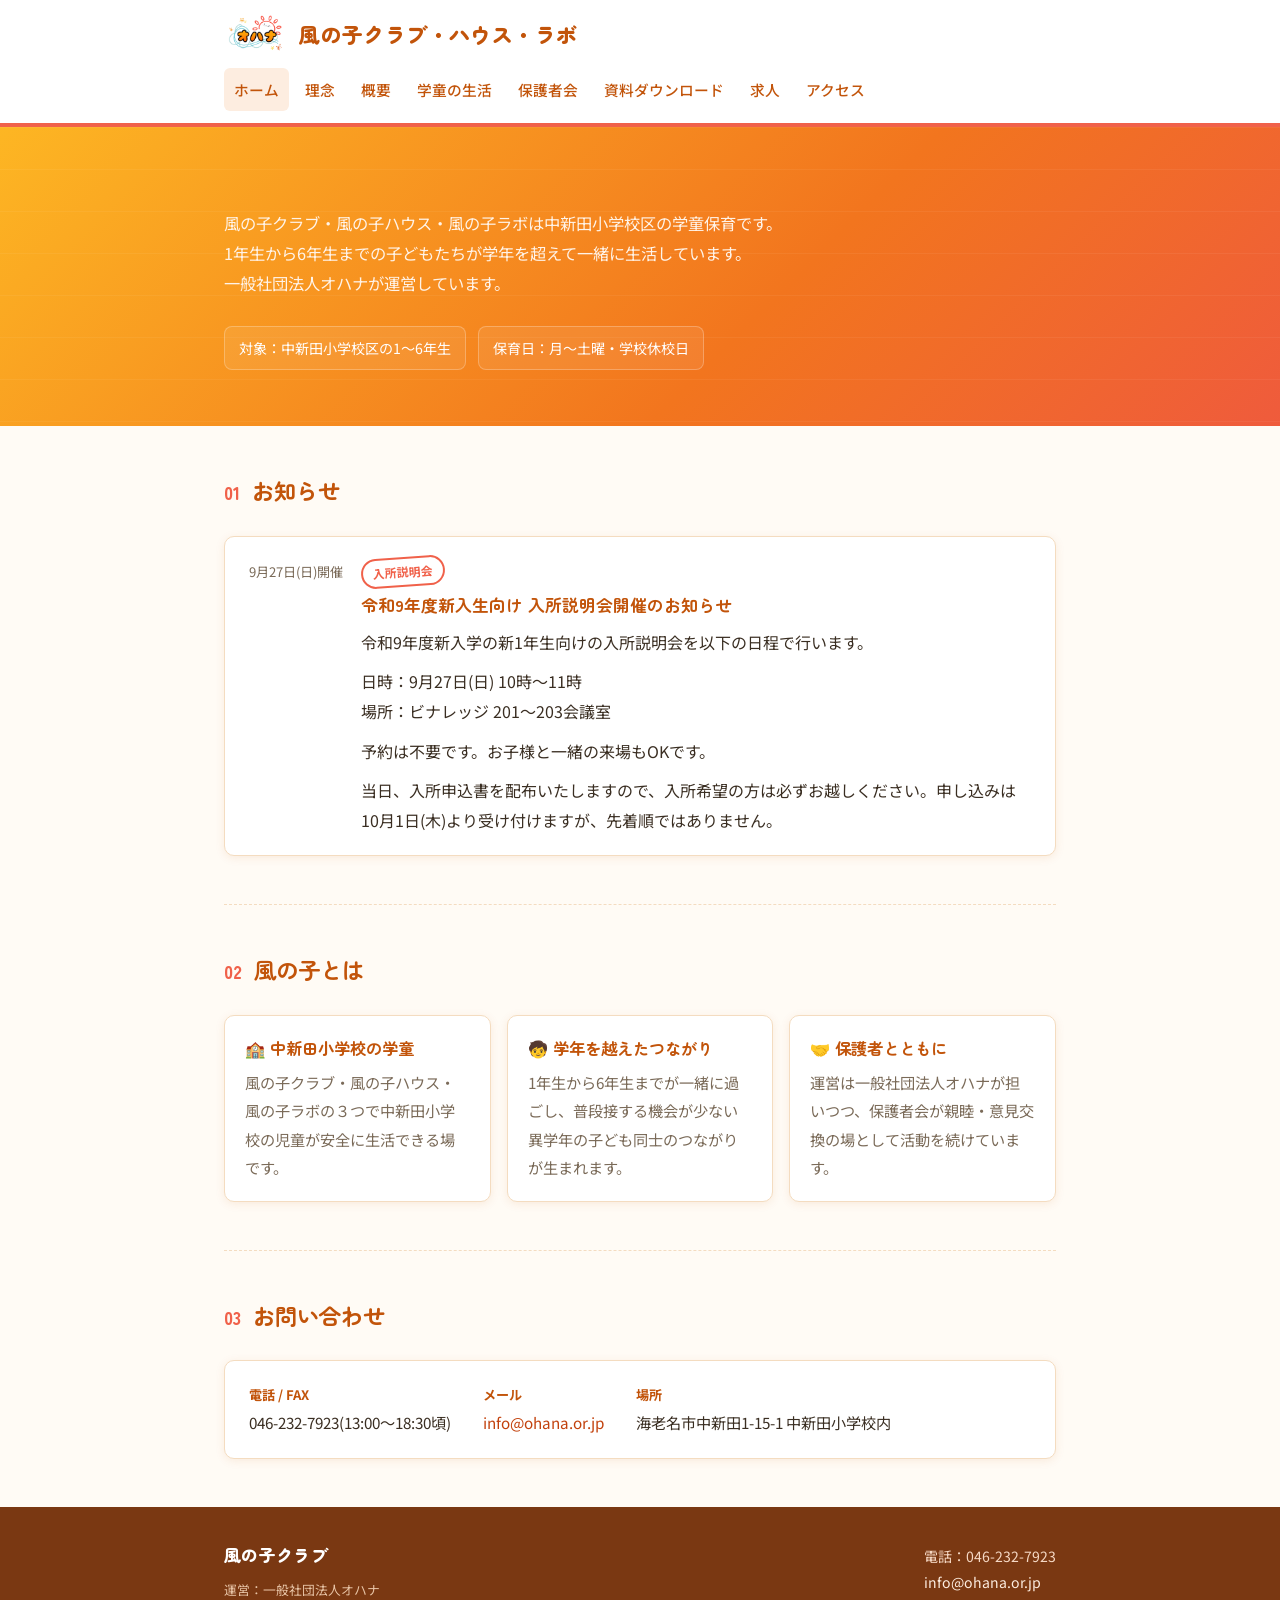
<file: index.html>
<!DOCTYPE html>
<html lang="ja">
<head>
<meta charset="UTF-8">
<meta name="viewport" content="width=device-width, initial-scale=1.0">
<title>風の子クラブ | 海老名市中新田小学校 学童保育</title>
<meta name="description" content="海老名市中新田小学校内で運営する学童保育「風の子クラブ」の公式サイトです。保育内容、入所案内、求人情報を掲載しています。">
<link rel="stylesheet" href="assets/style.css">
</head>
<body>

<header class="site-header">
  <div class="header-inner">
    <a class="brand" href="index.html"><img src="assets/logo.png" alt="オハナ"> 風の子クラブ・ハウス・ラボ</a>
    <button class="nav-toggle" aria-label="メニューを開く" onclick="document.querySelector('.main-nav').classList.toggle('open')">メニュー ☰</button>
    <nav class="main-nav">
      <ul>
        <li><a href="index.html" aria-current="page">ホーム</a></li>
        <li><a href="philosophy.html">理念</a></li>
        <li><a href="overview.html">概要</a></li>
        <li><a href="life.html">学童の生活</a></li>
        <li><a href="parents.html">保護者会</a></li>
        <li><a href="documents.html">資料ダウンロード</a></li>
        <li><a href="jobs.html">求人</a></li>
        <li><a href="access.html">アクセス</a></li>
      </ul>
    </nav>
  </div>
</header>

<div class="hero">
  <div class="hero-inner">
    <p>風の子クラブ・風の子ハウス・風の子ラボは中新田小学校区の学童保育です。<br>1年生から6年生までの子どもたちが学年を超えて一緒に生活しています。<br>一般社団法人オハナが運営しています。</p>
    <div class="hero-facts">
      <span>対象：中新田小学校区の1〜6年生</span>
      <span>保育日：月〜土曜・学校休校日</span>
    </div>
  </div>
</div>

<div class="wrap">

  <section class="block" id="notice">
    <div class="block-head">
      <span class="num">01</span>
      <h2>お知らせ</h2>
    </div>
    <div class="notebook">
      <div class="notice">
        <div class="date">9月27日(日)開催</div>
        <div class="stamp"><span class="badge">入所説明会</span></div>
        <h3>令和9年度新入生向け 入所説明会開催のお知らせ</h3>
        <p>令和9年度新入学の新1年生向けの入所説明会を以下の日程で行います。</p>
        <p>日時：9月27日(日) 10時〜11時<br>場所：ビナレッジ 201〜203会議室</p>
        <p>予約は不要です。お子様と一緒の来場もOKです。</p>
        <p>当日、入所申込書を配布いたしますので、入所希望の方は必ずお越しください。申し込みは10月1日(木)より受け付けますが、先着順ではありません。</p>
      </div>
    </div>
  </section>

  <section class="block" id="about">
    <div class="block-head">
      <span class="num">02</span>
      <h2>風の子とは</h2>
    </div>
    <div class="card-grid">
      <div class="card">
        <h3>🏫 中新田小学校の学童</h3>
        <p>風の子クラブ・風の子ハウス・風の子ラボの３つで中新田小学校の児童が安全に生活できる場です。</p>
      </div>
      <div class="card">
        <h3>🧒 学年を越えたつながり</h3>
        <p>1年生から6年生までが一緒に過ごし、普段接する機会が少ない異学年の子ども同士のつながりが生まれます。</p>
      </div>
      <div class="card">
        <h3>🤝 保護者とともに</h3>
        <p>運営は一般社団法人オハナが担いつつ、保護者会が親睦・意見交換の場として活動を続けています。</p>
      </div>
    </div>
  </section>

  <section class="block" id="contact">
    <div class="block-head">
      <span class="num">03</span>
      <h2>お問い合わせ</h2>
    </div>
    <div class="contact-strip">
      <div class="item"><strong>電話 / FAX</strong>046-232-7923(13:00〜18:30頃)</div>
      <div class="item"><strong>メール</strong><a href="mailto:info@ohana.or.jp">info@ohana.or.jp</a></div>
      <div class="item"><strong>場所</strong>海老名市中新田1-15-1 中新田小学校内</div>
    </div>
  </section>

</div>

<footer class="site-footer">
  <div class="wrap">
    <div>
      <div class="brand" style="font-size:1.05rem;">風の子クラブ</div>
      <div class="fine">運営：一般社団法人オハナ</div>
    </div>
    <div>
      <div>電話：046-232-7923</div>
      <div><a href="mailto:info@ohana.or.jp">info@ohana.or.jp</a></div>
    </div>
  </div>
</footer>

</body>
</html>
</file>
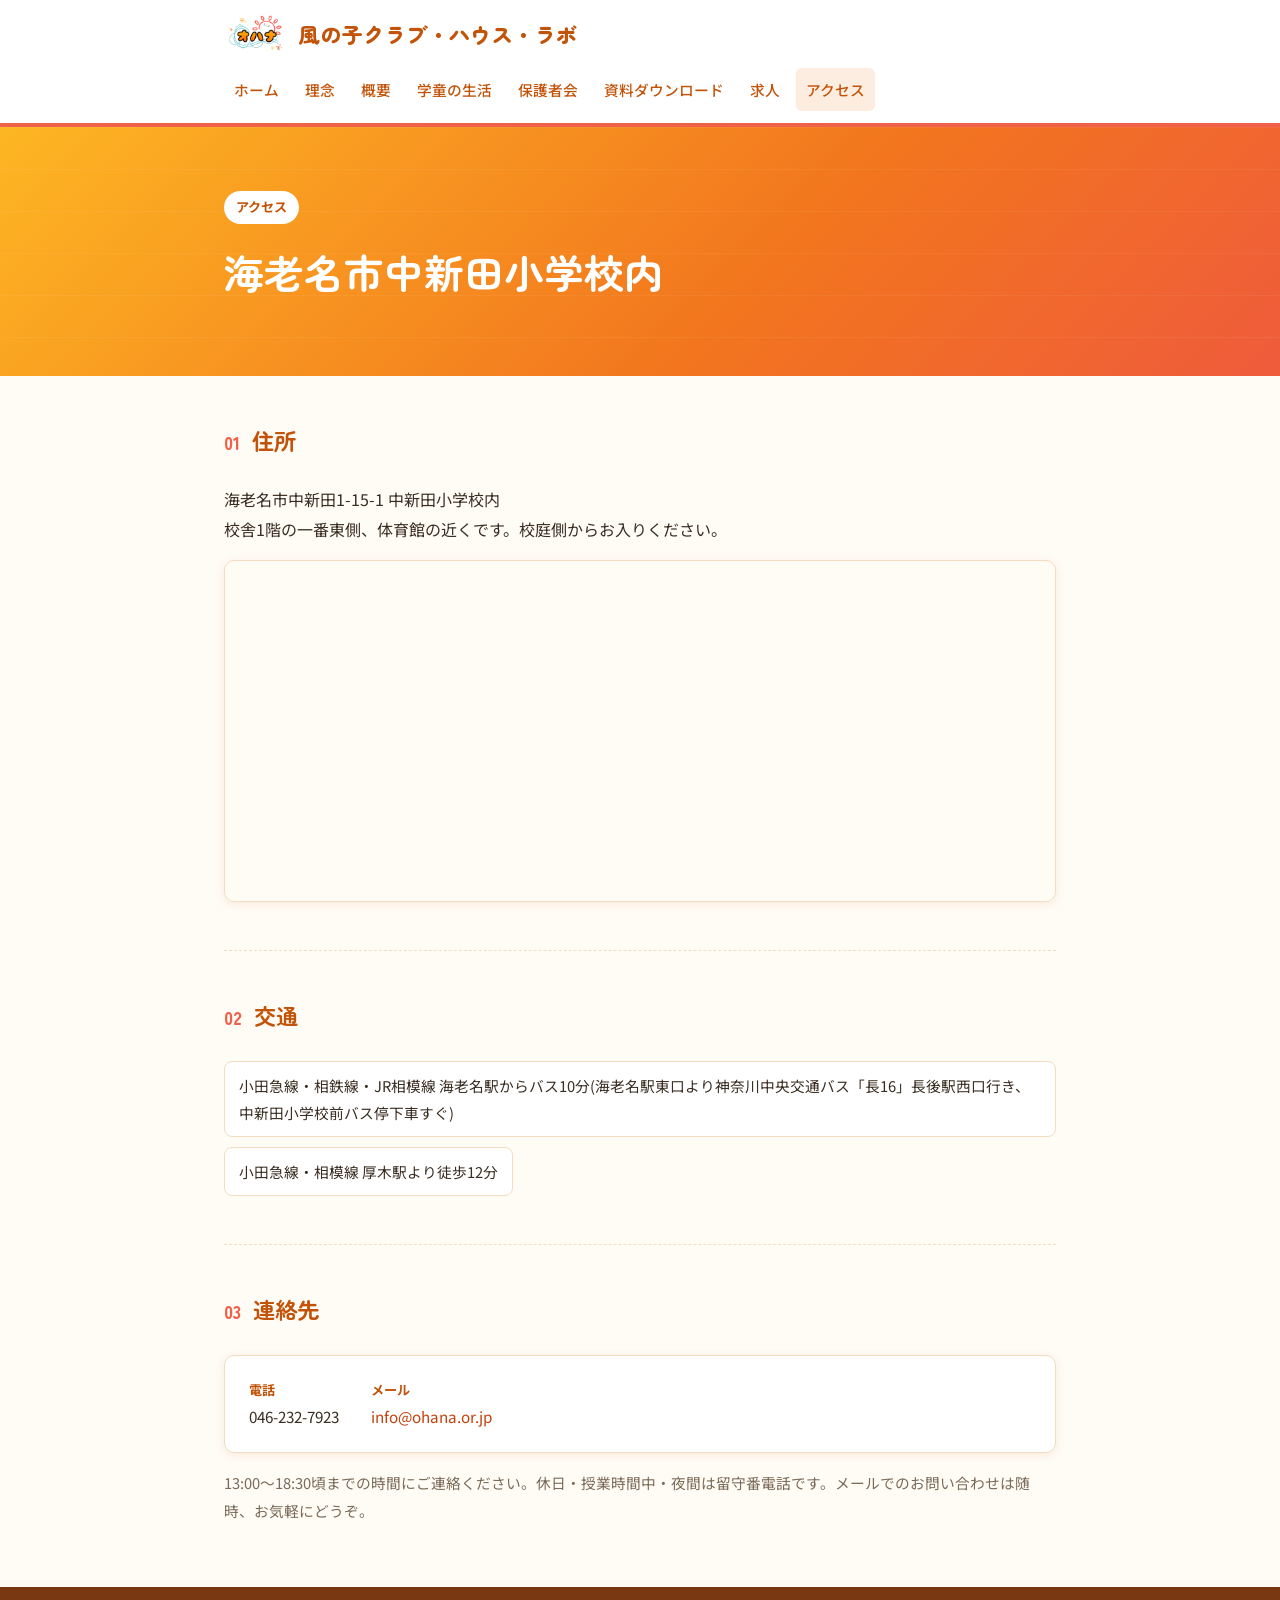
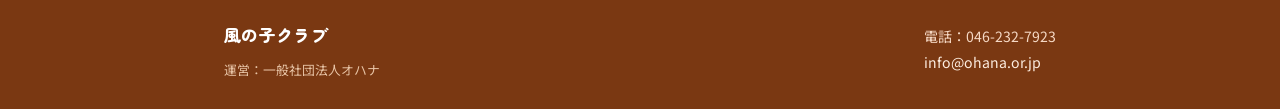
<file: access.html>
<!DOCTYPE html>
<html lang="ja">
<head>
<meta charset="UTF-8">
<meta name="viewport" content="width=device-width, initial-scale=1.0">
<title>アクセス | 風の子クラブ</title>
<link rel="stylesheet" href="assets/style.css">
</head>
<body>

<header class="site-header">
  <div class="header-inner">
    <a class="brand" href="index.html"><img src="assets/logo.png" alt="オハナ"> 風の子クラブ・ハウス・ラボ</a>
    <button class="nav-toggle" aria-label="メニューを開く" onclick="document.querySelector('.main-nav').classList.toggle('open')">メニュー ☰</button>
    <nav class="main-nav">
      <ul>
        <li><a href="index.html">ホーム</a></li>
        <li><a href="philosophy.html">理念</a></li>
        <li><a href="overview.html">概要</a></li>
        <li><a href="life.html">学童の生活</a></li>
        <li><a href="parents.html">保護者会</a></li>
        <li><a href="documents.html">資料ダウンロード</a></li>
        <li><a href="jobs.html">求人</a></li>
        <li><a href="access.html" aria-current="page">アクセス</a></li>
      </ul>
    </nav>
  </div>
</header>

<div class="hero">
  <div class="hero-inner">
    <span class="eyebrow">アクセス</span>
    <h1>海老名市中新田小学校内</h1>
  </div>
</div>

<div class="wrap">

  <section class="block">
    <div class="block-head"><span class="num">01</span><h2>住所</h2></div>
    <p>海老名市中新田1-15-1 中新田小学校内<br>校舎1階の一番東側、体育館の近くです。校庭側からお入りください。</p>
    <div class="map-frame">
      <iframe loading="lazy" src="https://maps.google.com/maps?q=%E6%B5%B7%E8%80%81%E5%90%8D%E5%B8%82%E4%B8%AD%E6%96%B0%E7%94%B0%EF%BC%91%EF%BC%8D%EF%BC%91%EF%BC%95%EF%BC%8D%EF%BC%91&t=&z=16&ie=UTF8&iwloc=&output=embed" allowfullscreen></iframe>
    </div>
  </section>

  <section class="block">
    <div class="block-head"><span class="num">02</span><h2>交通</h2></div>
    <ul class="tag-list">
      <li>小田急線・相鉄線・JR相模線 海老名駅からバス10分(海老名駅東口より神奈川中央交通バス「長16」長後駅西口行き、中新田小学校前バス停下車すぐ)</li>
      <li>小田急線・相模線 厚木駅より徒歩12分</li>
    </ul>
  </section>

  <section class="block">
    <div class="block-head"><span class="num">03</span><h2>連絡先</h2></div>
    <div class="contact-strip">
      <div class="item"><strong>電話</strong>046-232-7923</div>
      <div class="item"><strong>メール</strong><a href="mailto:info@ohana.or.jp">info@ohana.or.jp</a></div>
    </div>
    <p style="margin-top:16px; color:var(--text-sub); font-size:.92rem;">13:00〜18:30頃までの時間にご連絡ください。休日・授業時間中・夜間は留守番電話です。メールでのお問い合わせは随時、お気軽にどうぞ。</p>
  </section>

</div>

<footer class="site-footer">
  <div class="wrap">
    <div>
      <div class="brand" style="font-size:1.05rem;">風の子クラブ</div>
      <div class="fine">運営：一般社団法人オハナ</div>
    </div>
    <div>
      <div>電話：046-232-7923</div>
      <div><a href="mailto:info@ohana.or.jp">info@ohana.or.jp</a></div>
    </div>
  </div>
</footer>

</body>
</html>
</file>
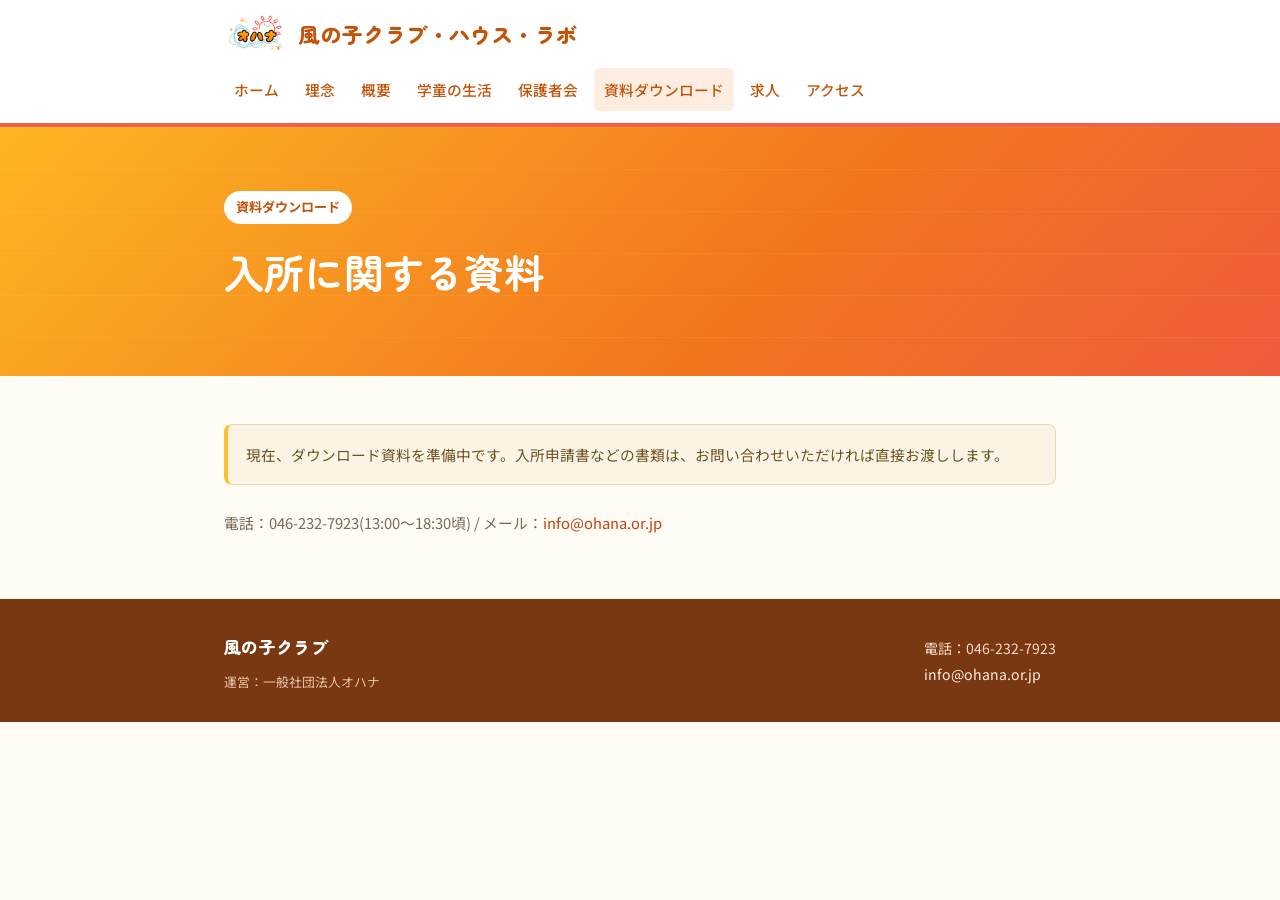
<file: documents.html>
<!DOCTYPE html>
<html lang="ja">
<head>
<meta charset="UTF-8">
<meta name="viewport" content="width=device-width, initial-scale=1.0">
<title>資料ダウンロード | 風の子クラブ</title>
<link rel="stylesheet" href="assets/style.css">
</head>
<body>

<header class="site-header">
  <div class="header-inner">
    <a class="brand" href="index.html"><img src="assets/logo.png" alt="オハナ"> 風の子クラブ・ハウス・ラボ</a>
    <button class="nav-toggle" aria-label="メニューを開く" onclick="document.querySelector('.main-nav').classList.toggle('open')">メニュー ☰</button>
    <nav class="main-nav">
      <ul>
        <li><a href="index.html">ホーム</a></li>
        <li><a href="philosophy.html">理念</a></li>
        <li><a href="overview.html">概要</a></li>
        <li><a href="life.html">学童の生活</a></li>
        <li><a href="parents.html">保護者会</a></li>
        <li><a href="documents.html" aria-current="page">資料ダウンロード</a></li>
        <li><a href="jobs.html">求人</a></li>
        <li><a href="access.html">アクセス</a></li>
      </ul>
    </nav>
  </div>
</header>

<div class="hero">
  <div class="hero-inner">
    <span class="eyebrow">資料ダウンロード</span>
    <h1>入所に関する資料</h1>
  </div>
</div>

<div class="wrap">
  <section class="block">
    <div class="callout">現在、ダウンロード資料を準備中です。入所申請書などの書類は、お問い合わせいただければ直接お渡しします。</div>
    <p style="margin-top:24px; color:var(--text-sub); font-size:.92rem;">電話：046-232-7923(13:00〜18:30頃) / メール：<a href="mailto:info@ohana.or.jp">info@ohana.or.jp</a></p>
  </section>
</div>

<footer class="site-footer">
  <div class="wrap">
    <div>
      <div class="brand" style="font-size:1.05rem;">風の子クラブ</div>
      <div class="fine">運営：一般社団法人オハナ</div>
    </div>
    <div>
      <div>電話：046-232-7923</div>
      <div><a href="mailto:info@ohana.or.jp">info@ohana.or.jp</a></div>
    </div>
  </div>
</footer>

</body>
</html>
</file>
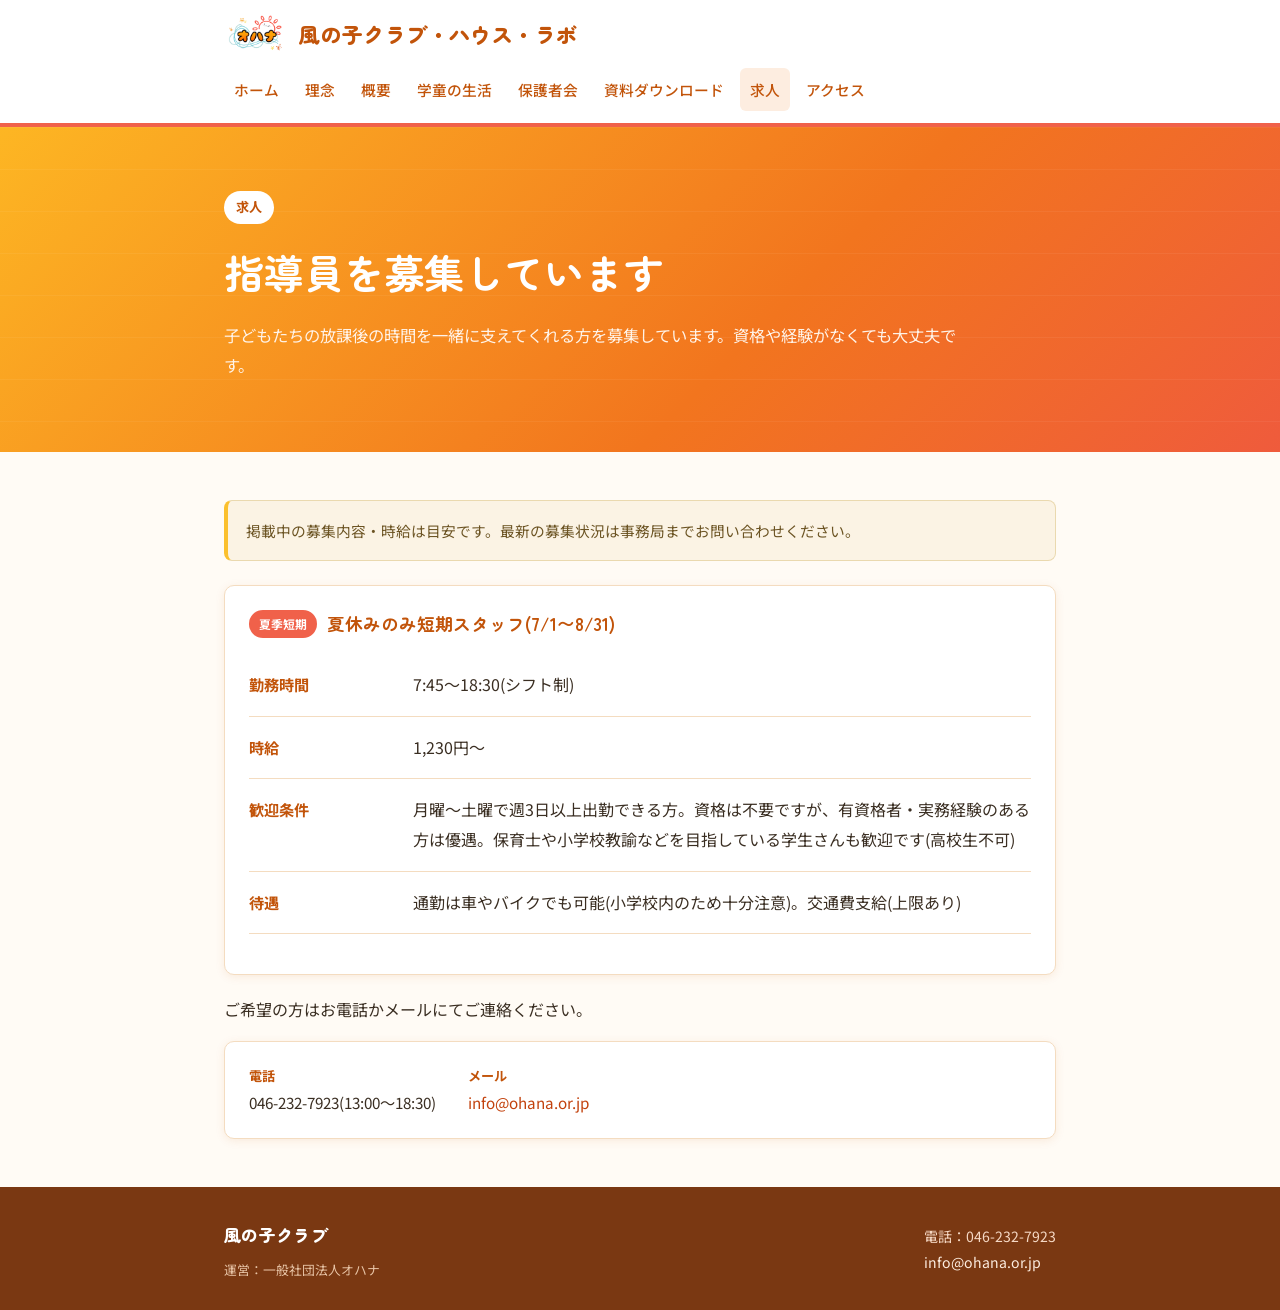
<file: jobs.html>
<!DOCTYPE html>
<html lang="ja">
<head>
<meta charset="UTF-8">
<meta name="viewport" content="width=device-width, initial-scale=1.0">
<title>求人 | 風の子クラブ</title>
<link rel="stylesheet" href="assets/style.css">
</head>
<body>

<header class="site-header">
  <div class="header-inner">
    <a class="brand" href="index.html"><img src="assets/logo.png" alt="オハナ"> 風の子クラブ・ハウス・ラボ</a>
    <button class="nav-toggle" aria-label="メニューを開く" onclick="document.querySelector('.main-nav').classList.toggle('open')">メニュー ☰</button>
    <nav class="main-nav">
      <ul>
        <li><a href="index.html">ホーム</a></li>
        <li><a href="philosophy.html">理念</a></li>
        <li><a href="overview.html">概要</a></li>
        <li><a href="life.html">学童の生活</a></li>
        <li><a href="parents.html">保護者会</a></li>
        <li><a href="documents.html">資料ダウンロード</a></li>
        <li><a href="jobs.html" aria-current="page">求人</a></li>
        <li><a href="access.html">アクセス</a></li>
      </ul>
    </nav>
  </div>
</header>

<div class="hero">
  <div class="hero-inner">
    <span class="eyebrow">求人</span>
    <h1>指導員を募集しています</h1>
    <p>子どもたちの放課後の時間を一緒に支えてくれる方を募集しています。資格や経験がなくても大丈夫です。</p>
  </div>
</div>

<div class="wrap">
  <section class="block">
    <div class="callout">掲載中の募集内容・時給は目安です。最新の募集状況は事務局までお問い合わせください。</div>

    <div class="job" style="margin-top:24px;">
      <div class="job-title"><span class="badge">夏季短期</span><h3>夏休みのみ短期スタッフ(7/1〜8/31)</h3></div>
      <dl class="info-rows" style="border-top:none;">
        <div class="info-row"><dt>勤務時間</dt><dd>7:45〜18:30(シフト制)</dd></div>
        <div class="info-row"><dt>時給</dt><dd>1,230円〜</dd></div>
        <div class="info-row"><dt>歓迎条件</dt><dd>月曜〜土曜で週3日以上出勤できる方。資格は不要ですが、有資格者・実務経験のある方は優遇。保育士や小学校教諭などを目指している学生さんも歓迎です(高校生不可)</dd></div>
        <div class="info-row"><dt>待遇</dt><dd>通勤は車やバイクでも可能(小学校内のため十分注意)。交通費支給(上限あり)</dd></div>
      </dl>
    </div>

    <p>ご希望の方はお電話かメールにてご連絡ください。</p>
    <div class="contact-strip">
      <div class="item"><strong>電話</strong>046-232-7923(13:00〜18:30)</div>
      <div class="item"><strong>メール</strong><a href="mailto:info@ohana.or.jp">info@ohana.or.jp</a></div>
    </div>
  </section>
</div>

<footer class="site-footer">
  <div class="wrap">
    <div>
      <div class="brand" style="font-size:1.05rem;">風の子クラブ</div>
      <div class="fine">運営：一般社団法人オハナ</div>
    </div>
    <div>
      <div>電話：046-232-7923</div>
      <div><a href="mailto:info@ohana.or.jp">info@ohana.or.jp</a></div>
    </div>
  </div>
</footer>

</body>
</html>
</file>
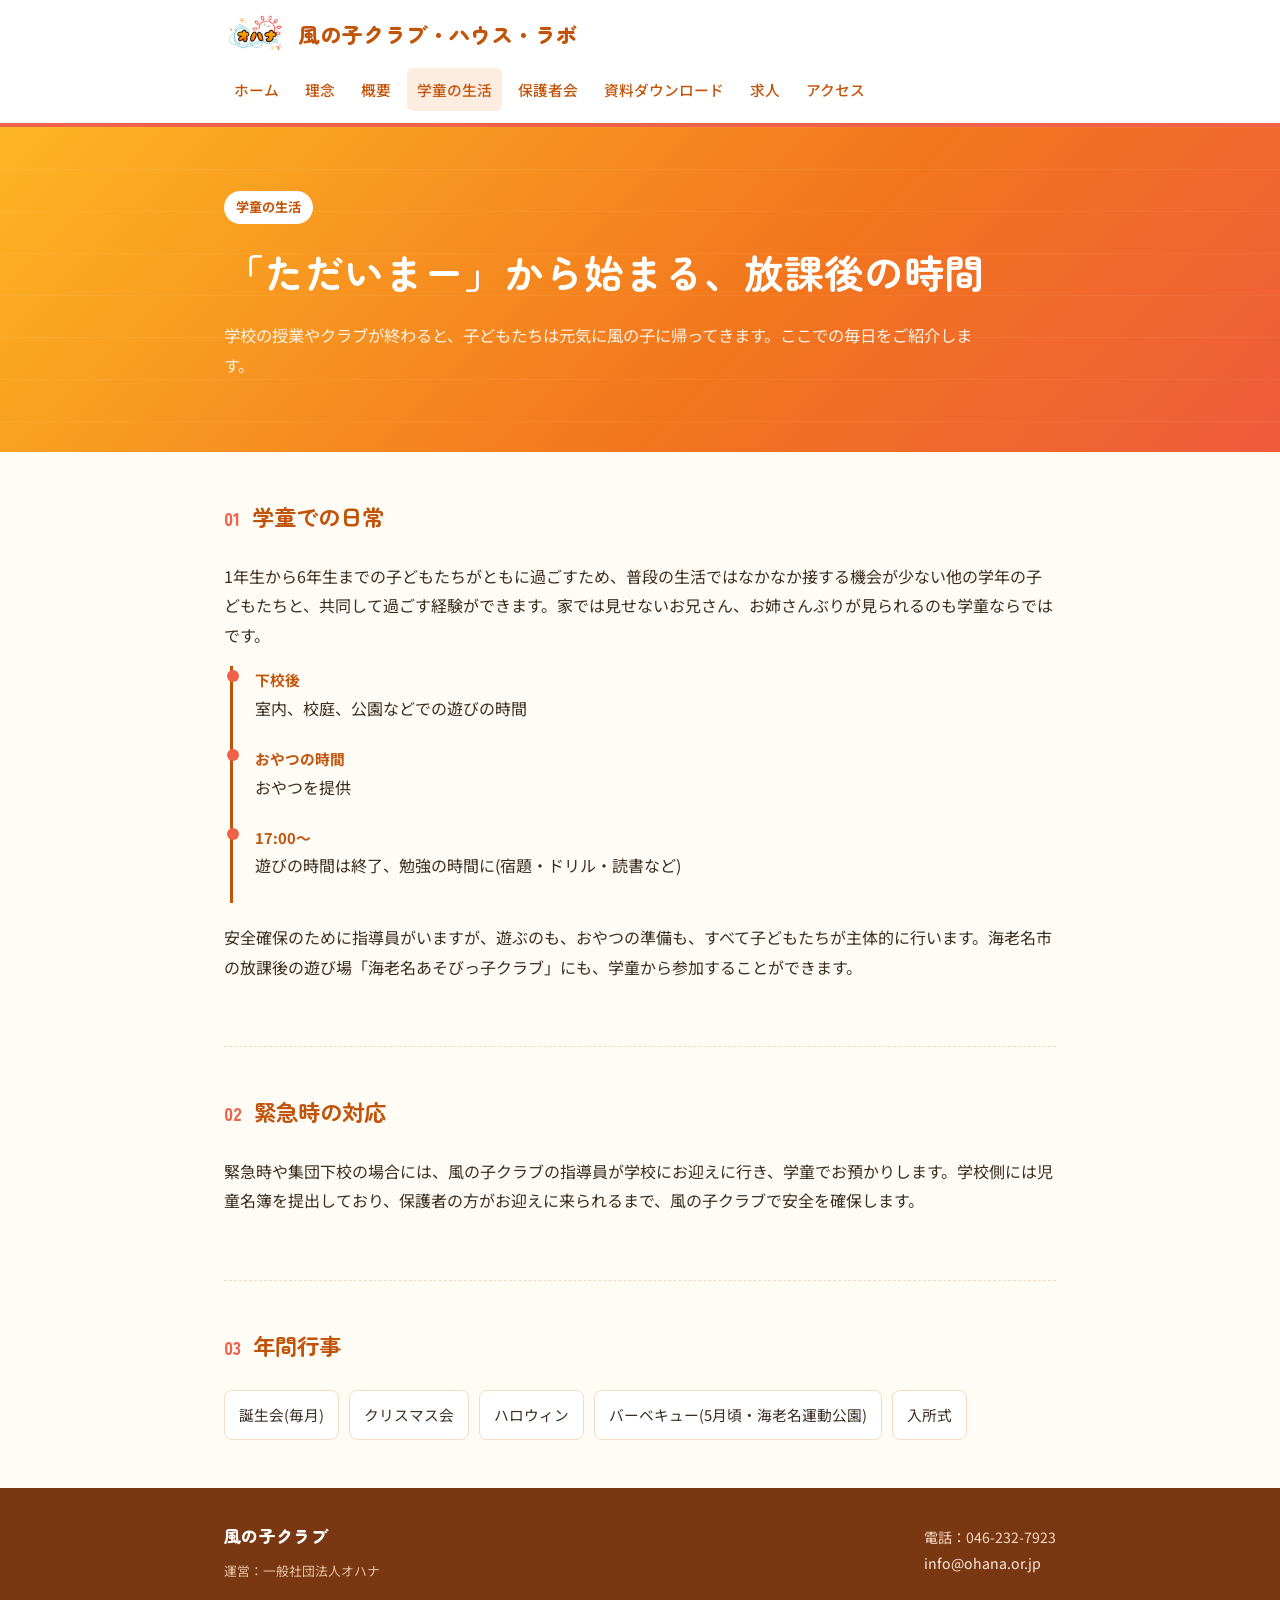
<file: life.html>
<!DOCTYPE html>
<html lang="ja">
<head>
<meta charset="UTF-8">
<meta name="viewport" content="width=device-width, initial-scale=1.0">
<title>学童の生活 | 風の子クラブ</title>
<link rel="stylesheet" href="assets/style.css">
</head>
<body>

<header class="site-header">
  <div class="header-inner">
    <a class="brand" href="index.html"><img src="assets/logo.png" alt="オハナ"> 風の子クラブ・ハウス・ラボ</a>
    <button class="nav-toggle" aria-label="メニューを開く" onclick="document.querySelector('.main-nav').classList.toggle('open')">メニュー ☰</button>
    <nav class="main-nav">
      <ul>
        <li><a href="index.html">ホーム</a></li>
        <li><a href="philosophy.html">理念</a></li>
        <li><a href="overview.html">概要</a></li>
        <li><a href="life.html" aria-current="page">学童の生活</a></li>
        <li><a href="parents.html">保護者会</a></li>
        <li><a href="documents.html">資料ダウンロード</a></li>
        <li><a href="jobs.html">求人</a></li>
        <li><a href="access.html">アクセス</a></li>
      </ul>
    </nav>
  </div>
</header>

<div class="hero">
  <div class="hero-inner">
    <span class="eyebrow">学童の生活</span>
    <h1>「ただいまー」から始まる、放課後の時間</h1>
    <p>学校の授業やクラブが終わると、子どもたちは元気に風の子に帰ってきます。ここでの毎日をご紹介します。</p>
  </div>
</div>

<div class="wrap">

  <section class="block">
    <div class="block-head"><span class="num">01</span><h2>学童での日常</h2></div>
    <p>1年生から6年生までの子どもたちがともに過ごすため、普段の生活ではなかなか接する機会が少ない他の学年の子どもたちと、共同して過ごす経験ができます。家では見せないお兄さん、お姉さんぶりが見られるのも学童ならではです。</p>
    <div class="timeline">
      <div class="step"><div class="time">下校後</div>室内、校庭、公園などでの遊びの時間</div>
      <div class="step"><div class="time">おやつの時間</div>おやつを提供</div>
      <div class="step"><div class="time">17:00〜</div>遊びの時間は終了、勉強の時間に(宿題・ドリル・読書など)</div>
    </div>
    <p style="margin-top:20px;">安全確保のために指導員がいますが、遊ぶのも、おやつの準備も、すべて子どもたちが主体的に行います。海老名市の放課後の遊び場「海老名あそびっ子クラブ」にも、学童から参加することができます。</p>
  </section>

  <section class="block">
    <div class="block-head"><span class="num">02</span><h2>緊急時の対応</h2></div>
    <p>緊急時や集団下校の場合には、風の子クラブの指導員が学校にお迎えに行き、学童でお預かりします。学校側には児童名簿を提出しており、保護者の方がお迎えに来られるまで、風の子クラブで安全を確保します。</p>
  </section>

  <section class="block">
    <div class="block-head"><span class="num">03</span><h2>年間行事</h2></div>
    <ul class="tag-list">
      <li>誕生会(毎月)</li>
      <li>クリスマス会</li>
      <li>ハロウィン</li>
      <li>バーベキュー(5月頃・海老名運動公園)</li>
      <li>入所式</li>
    </ul>
  </section>

</div>

<footer class="site-footer">
  <div class="wrap">
    <div>
      <div class="brand" style="font-size:1.05rem;">風の子クラブ</div>
      <div class="fine">運営：一般社団法人オハナ</div>
    </div>
    <div>
      <div>電話：046-232-7923</div>
      <div><a href="mailto:info@ohana.or.jp">info@ohana.or.jp</a></div>
    </div>
  </div>
</footer>

</body>
</html>
</file>
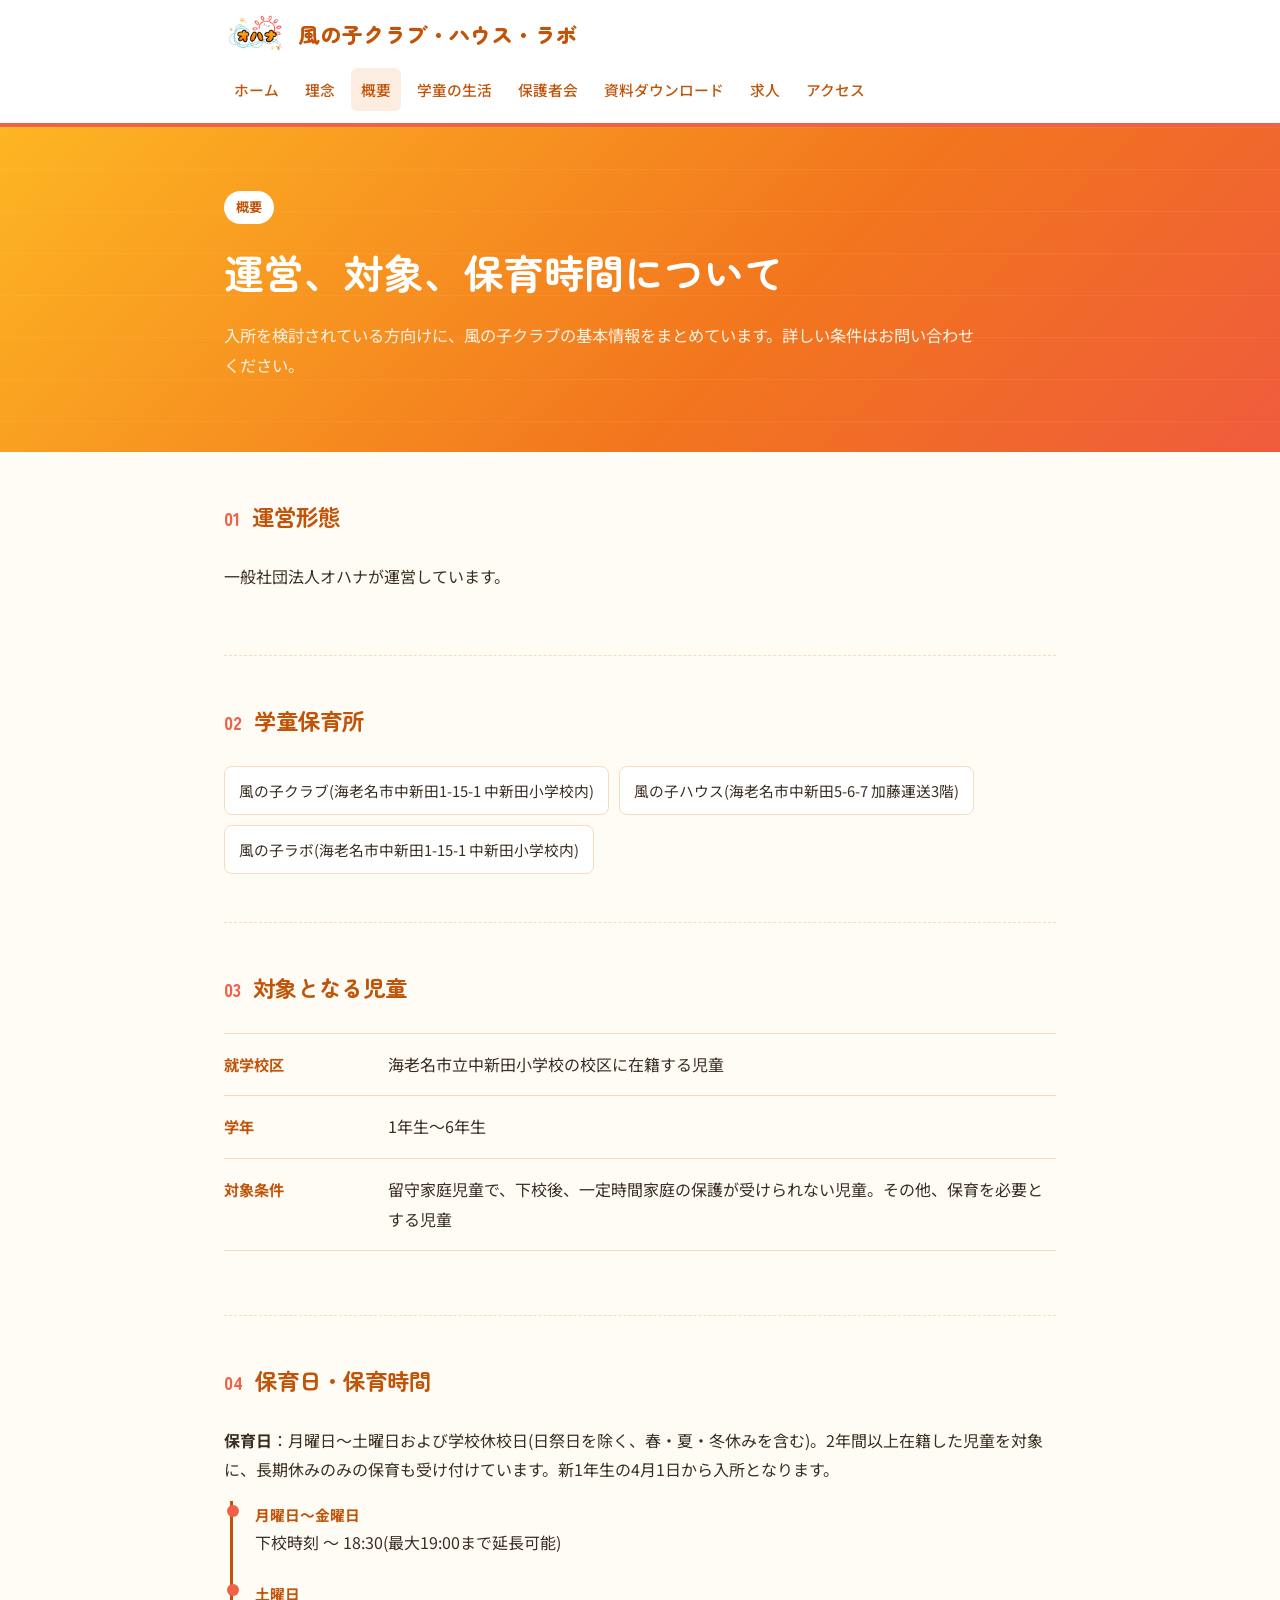
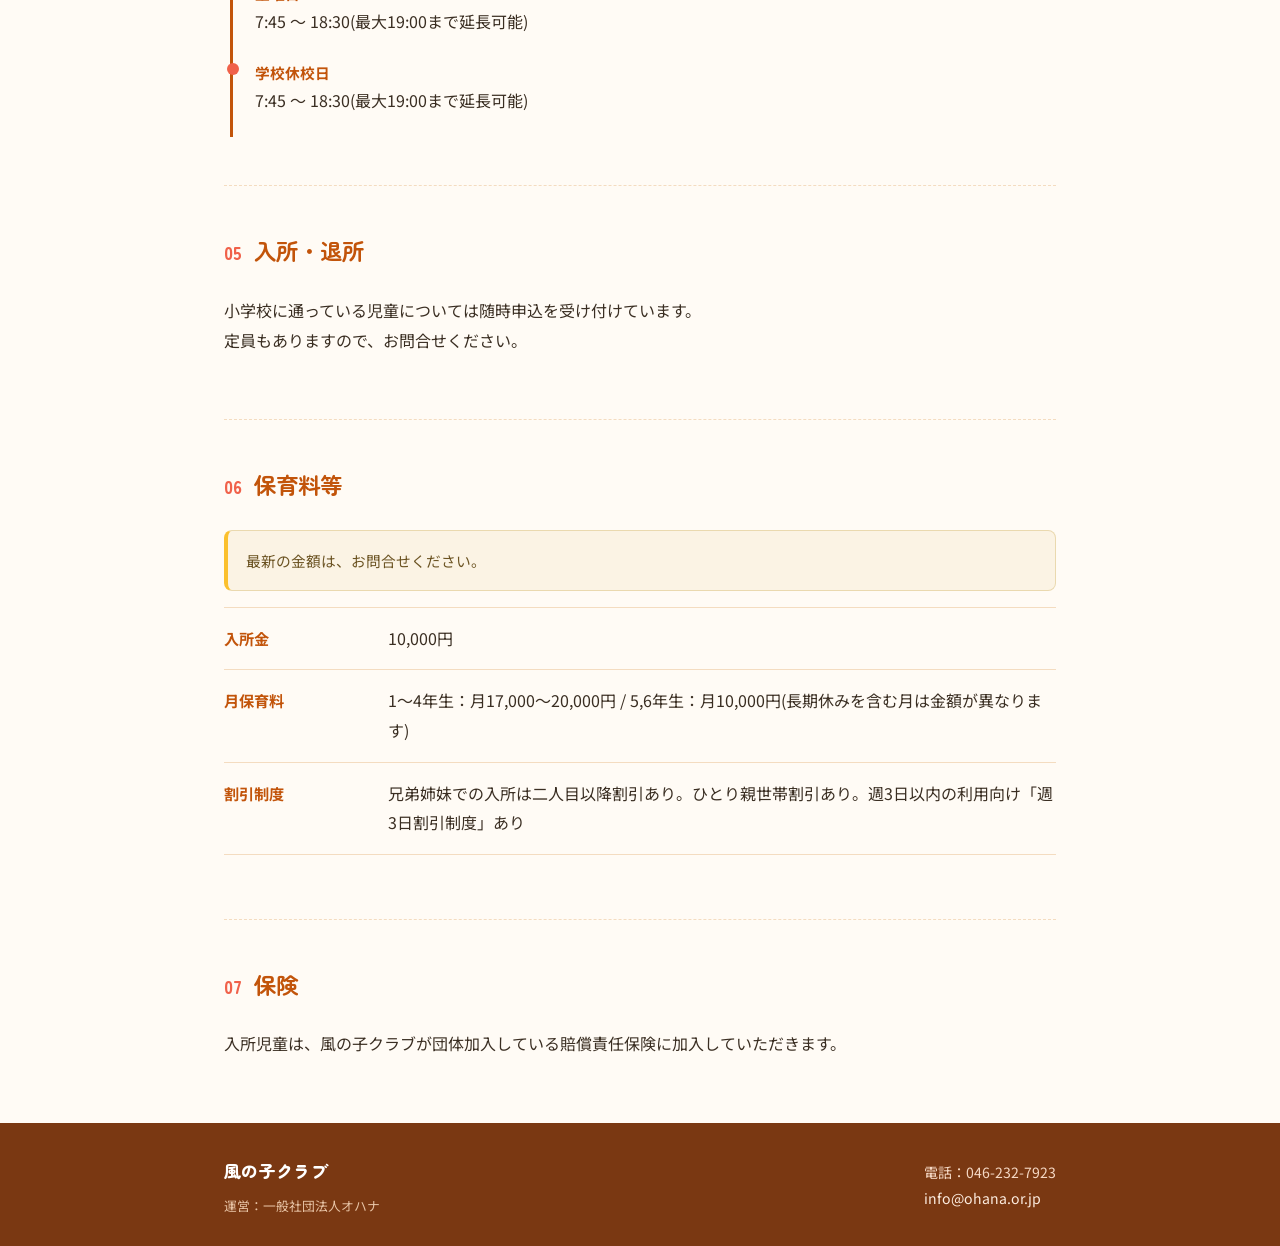
<file: overview.html>
<!DOCTYPE html>
<html lang="ja">
<head>
<meta charset="UTF-8">
<meta name="viewport" content="width=device-width, initial-scale=1.0">
<title>概要 | 風の子クラブ</title>
<link rel="stylesheet" href="assets/style.css">
</head>
<body>

<header class="site-header">
  <div class="header-inner">
    <a class="brand" href="index.html"><img src="assets/logo.png" alt="オハナ"> 風の子クラブ・ハウス・ラボ</a>
    <button class="nav-toggle" aria-label="メニューを開く" onclick="document.querySelector('.main-nav').classList.toggle('open')">メニュー ☰</button>
    <nav class="main-nav">
      <ul>
        <li><a href="index.html">ホーム</a></li>
        <li><a href="philosophy.html">理念</a></li>
        <li><a href="overview.html" aria-current="page">概要</a></li>
        <li><a href="life.html">学童の生活</a></li>
        <li><a href="parents.html">保護者会</a></li>
        <li><a href="documents.html">資料ダウンロード</a></li>
        <li><a href="jobs.html">求人</a></li>
        <li><a href="access.html">アクセス</a></li>
      </ul>
    </nav>
  </div>
</header>

<div class="hero">
  <div class="hero-inner">
    <span class="eyebrow">概要</span>
    <h1>運営、対象、保育時間について</h1>
    <p>入所を検討されている方向けに、風の子クラブの基本情報をまとめています。詳しい条件はお問い合わせください。</p>
  </div>
</div>

<div class="wrap">

  <section class="block">
    <div class="block-head"><span class="num">01</span><h2>運営形態</h2></div>
    <p>一般社団法人オハナが運営しています。</p>
  </section>

  <section class="block">
    <div class="block-head"><span class="num">02</span><h2>学童保育所</h2></div>
    <ul class="tag-list">
      <li>風の子クラブ(海老名市中新田1-15-1 中新田小学校内)</li>
      <li>風の子ハウス(海老名市中新田5-6-7 加藤運送3階)</li>
      <li>風の子ラボ(海老名市中新田1-15-1 中新田小学校内)</li>
    </ul>
  </section>

  <section class="block">
    <div class="block-head"><span class="num">03</span><h2>対象となる児童</h2></div>
    <dl class="info-rows">
      <div class="info-row"><dt>就学校区</dt><dd>海老名市立中新田小学校の校区に在籍する児童</dd></div>
      <div class="info-row"><dt>学年</dt><dd>1年生〜6年生</dd></div>
      <div class="info-row"><dt>対象条件</dt><dd>留守家庭児童で、下校後、一定時間家庭の保護が受けられない児童。その他、保育を必要とする児童</dd></div>
    </dl>
  </section>

  <section class="block">
    <div class="block-head"><span class="num">04</span><h2>保育日・保育時間</h2></div>
    <p><strong>保育日</strong>：月曜日〜土曜日および学校休校日(日祭日を除く、春・夏・冬休みを含む)。2年間以上在籍した児童を対象に、長期休みのみの保育も受け付けています。新1年生の4月1日から入所となります。</p>
    <div class="timeline">
      <div class="step"><div class="time">月曜日〜金曜日</div>下校時刻 〜 18:30(最大19:00まで延長可能)</div>
      <div class="step"><div class="time">土曜日</div>7:45 〜 18:30(最大19:00まで延長可能)</div>
      <div class="step"><div class="time">学校休校日</div>7:45 〜 18:30(最大19:00まで延長可能)</div>
    </div>
  </section>

  <section class="block">
    <div class="block-head"><span class="num">05</span><h2>入所・退所</h2></div>
    <p>小学校に通っている児童については随時申込を受け付けています。<br>定員もありますので、お問合せください。</p>
  </section>

  <section class="block">
    <div class="block-head"><span class="num">06</span><h2>保育料等</h2></div>
    <div class="callout">最新の金額は、お問合せください。</div>
    <dl class="info-rows" style="margin-top:16px;">
      <div class="info-row"><dt>入所金</dt><dd>10,000円</dd></div>
      <div class="info-row"><dt>月保育料</dt><dd>1〜4年生：月17,000〜20,000円 / 5,6年生：月10,000円(長期休みを含む月は金額が異なります)</dd></div>
      <div class="info-row"><dt>割引制度</dt><dd>兄弟姉妹での入所は二人目以降割引あり。ひとり親世帯割引あり。週3日以内の利用向け「週3日割引制度」あり</dd></div>
    </dl>
  </section>

  <section class="block">
    <div class="block-head"><span class="num">07</span><h2>保険</h2></div>
    <p>入所児童は、風の子クラブが団体加入している賠償責任保険に加入していただきます。</p>
  </section>

</div>

<footer class="site-footer">
  <div class="wrap">
    <div>
      <div class="brand" style="font-size:1.05rem;">風の子クラブ</div>
      <div class="fine">運営：一般社団法人オハナ</div>
    </div>
    <div>
      <div>電話：046-232-7923</div>
      <div><a href="mailto:info@ohana.or.jp">info@ohana.or.jp</a></div>
    </div>
  </div>
</footer>

</body>
</html>
</file>
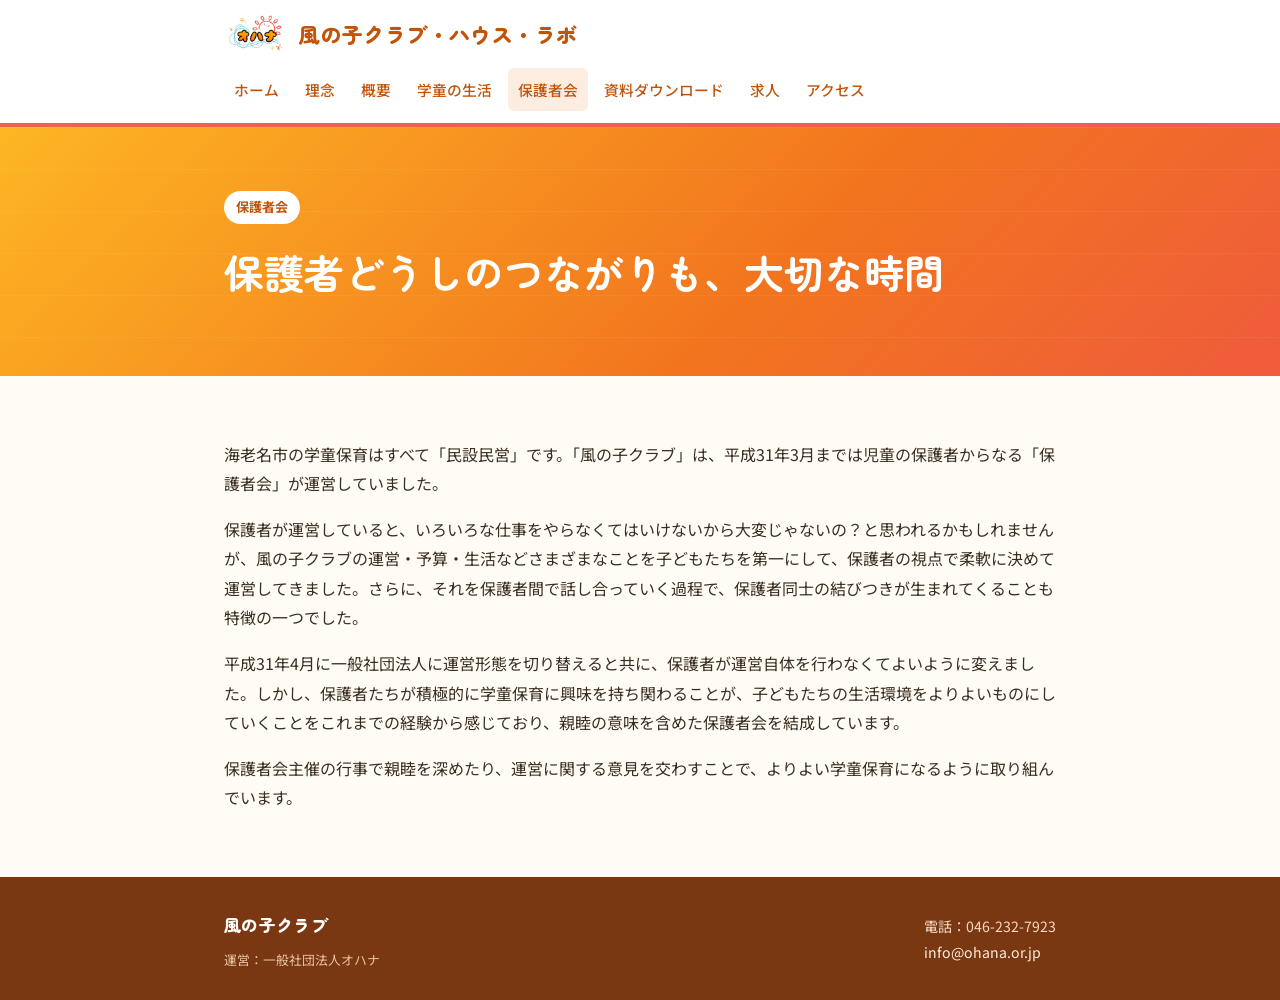
<file: parents.html>
<!DOCTYPE html>
<html lang="ja">
<head>
<meta charset="UTF-8">
<meta name="viewport" content="width=device-width, initial-scale=1.0">
<title>保護者会 | 風の子クラブ</title>
<link rel="stylesheet" href="assets/style.css">
</head>
<body>

<header class="site-header">
  <div class="header-inner">
    <a class="brand" href="index.html"><img src="assets/logo.png" alt="オハナ"> 風の子クラブ・ハウス・ラボ</a>
    <button class="nav-toggle" aria-label="メニューを開く" onclick="document.querySelector('.main-nav').classList.toggle('open')">メニュー ☰</button>
    <nav class="main-nav">
      <ul>
        <li><a href="index.html">ホーム</a></li>
        <li><a href="philosophy.html">理念</a></li>
        <li><a href="overview.html">概要</a></li>
        <li><a href="life.html">学童の生活</a></li>
        <li><a href="parents.html" aria-current="page">保護者会</a></li>
        <li><a href="documents.html">資料ダウンロード</a></li>
        <li><a href="jobs.html">求人</a></li>
        <li><a href="access.html">アクセス</a></li>
      </ul>
    </nav>
  </div>
</header>

<div class="hero">
  <div class="hero-inner">
    <span class="eyebrow">保護者会</span>
    <h1>保護者どうしのつながりも、大切な時間</h1>
  </div>
</div>

<div class="wrap">
  <section class="block">
    <p>海老名市の学童保育はすべて「民設民営」です。「風の子クラブ」は、平成31年3月までは児童の保護者からなる「保護者会」が運営していました。</p>
    <p>保護者が運営していると、いろいろな仕事をやらなくてはいけないから大変じゃないの？と思われるかもしれませんが、風の子クラブの運営・予算・生活などさまざまなことを子どもたちを第一にして、保護者の視点で柔軟に決めて運営してきました。さらに、それを保護者間で話し合っていく過程で、保護者同士の結びつきが生まれてくることも特徴の一つでした。</p>
    <p>平成31年4月に一般社団法人に運営形態を切り替えると共に、保護者が運営自体を行わなくてよいように変えました。しかし、保護者たちが積極的に学童保育に興味を持ち関わることが、子どもたちの生活環境をよりよいものにしていくことをこれまでの経験から感じており、親睦の意味を含めた保護者会を結成しています。</p>
    <p>保護者会主催の行事で親睦を深めたり、運営に関する意見を交わすことで、よりよい学童保育になるように取り組んでいます。</p>
  </section>
</div>

<footer class="site-footer">
  <div class="wrap">
    <div>
      <div class="brand" style="font-size:1.05rem;">風の子クラブ</div>
      <div class="fine">運営：一般社団法人オハナ</div>
    </div>
    <div>
      <div>電話：046-232-7923</div>
      <div><a href="mailto:info@ohana.or.jp">info@ohana.or.jp</a></div>
    </div>
  </div>
</footer>

</body>
</html>
</file>
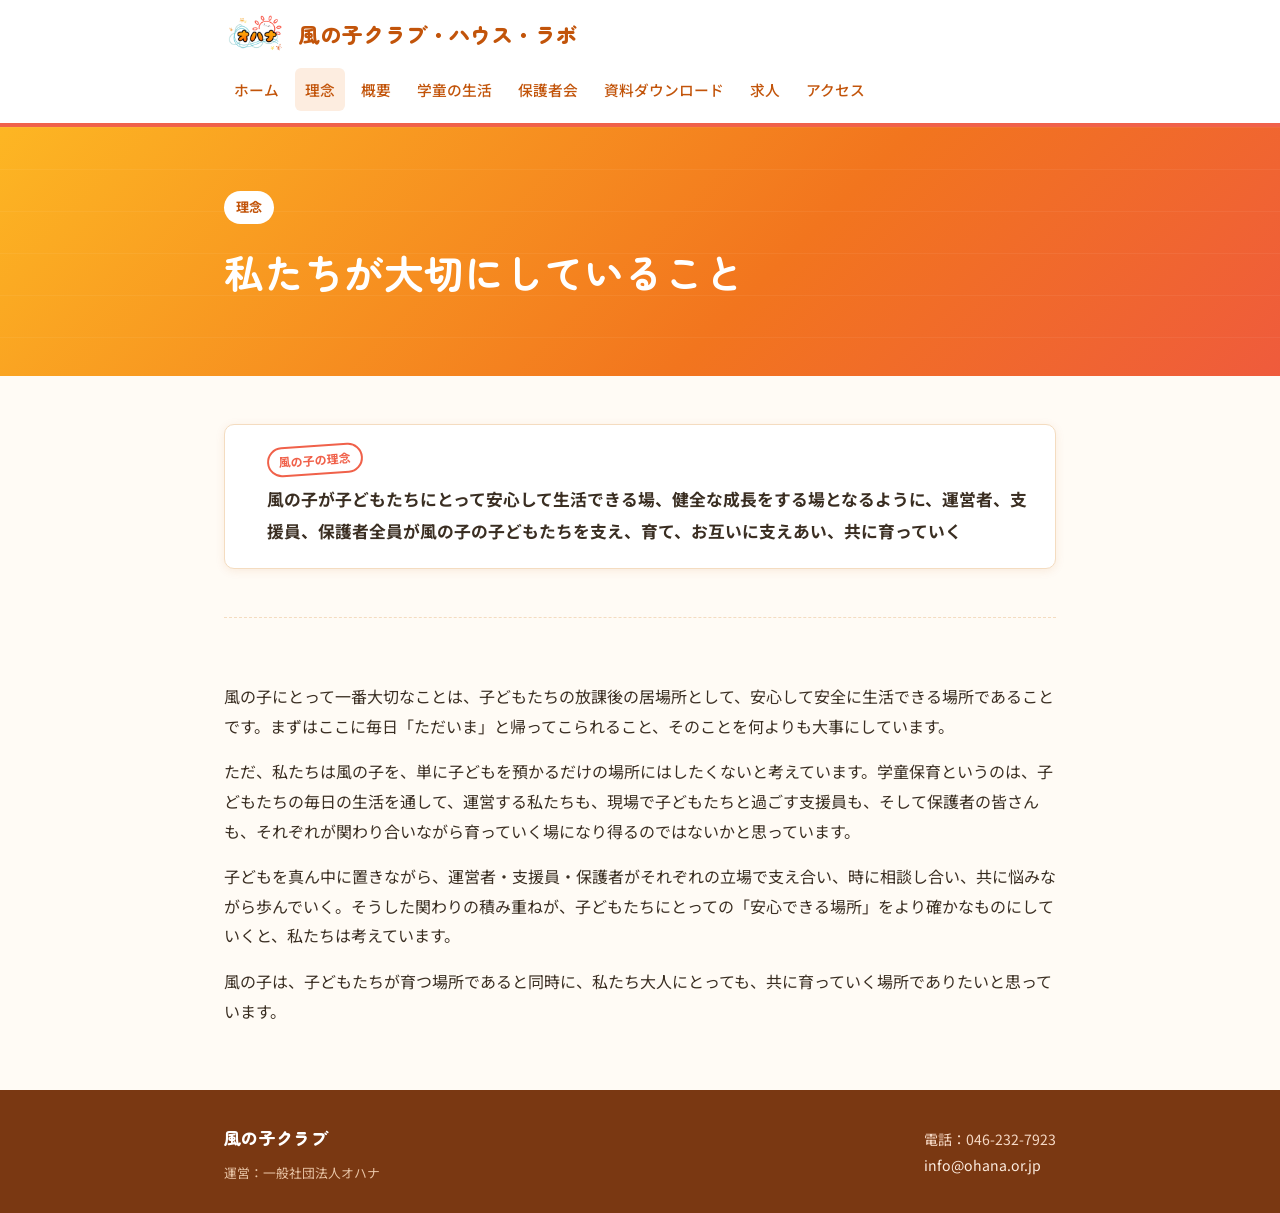
<file: philosophy.html>
<!DOCTYPE html>
<html lang="ja">
<head>
<meta charset="UTF-8">
<meta name="viewport" content="width=device-width, initial-scale=1.0">
<title>理念 | 風の子クラブ・ハウス・ラボ</title>
<link rel="stylesheet" href="assets/style.css">
</head>
<body>

<header class="site-header">
  <div class="header-inner">
    <a class="brand" href="index.html"><img src="assets/logo.png" alt="オハナ"> 風の子クラブ・ハウス・ラボ</a>
    <button class="nav-toggle" aria-label="メニューを開く" onclick="document.querySelector('.main-nav').classList.toggle('open')">メニュー ☰</button>
    <nav class="main-nav">
      <ul>
        <li><a href="index.html">ホーム</a></li>
        <li><a href="philosophy.html" aria-current="page">理念</a></li>
        <li><a href="overview.html">概要</a></li>
        <li><a href="life.html">学童の生活</a></li>
        <li><a href="parents.html">保護者会</a></li>
        <li><a href="documents.html">資料ダウンロード</a></li>
        <li><a href="jobs.html">求人</a></li>
        <li><a href="access.html">アクセス</a></li>
      </ul>
    </nav>
  </div>
</header>

<div class="hero">
  <div class="hero-inner">
    <span class="eyebrow">理念</span>
    <h1>私たちが大切にしていること</h1>
  </div>
</div>

<div class="wrap">

  <section class="block">
    <div class="notebook">
      <div class="notice">
        <div class="stamp"><span class="badge">風の子の理念</span></div>
        <p style="grid-column:2; font-size:1.05rem; font-weight:700; color:var(--chalk-green); line-height:1.9;">
          風の子が子どもたちにとって安心して生活できる場、健全な成長をする場となるように、運営者、支援員、保護者全員が風の子の子どもたちを支え、育て、お互いに支えあい、共に育っていく
        </p>
      </div>
    </div>
  </section>

  <section class="block">
    <p>風の子にとって一番大切なことは、子どもたちの放課後の居場所として、安心して安全に生活できる場所であることです。まずはここに毎日「ただいま」と帰ってこられること、そのことを何よりも大事にしています。</p>
    <p>ただ、私たちは風の子を、単に子どもを預かるだけの場所にはしたくないと考えています。学童保育というのは、子どもたちの毎日の生活を通して、運営する私たちも、現場で子どもたちと過ごす支援員も、そして保護者の皆さんも、それぞれが関わり合いながら育っていく場になり得るのではないかと思っています。</p>
    <p>子どもを真ん中に置きながら、運営者・支援員・保護者がそれぞれの立場で支え合い、時に相談し合い、共に悩みながら歩んでいく。そうした関わりの積み重ねが、子どもたちにとっての「安心できる場所」をより確かなものにしていくと、私たちは考えています。</p>
    <p>風の子は、子どもたちが育つ場所であると同時に、私たち大人にとっても、共に育っていく場所でありたいと思っています。</p>
  </section>

</div>

<footer class="site-footer">
  <div class="wrap">
    <div>
      <div class="brand" style="font-size:1.05rem;">風の子クラブ</div>
      <div class="fine">運営：一般社団法人オハナ</div>
    </div>
    <div>
      <div>電話：046-232-7923</div>
      <div><a href="mailto:info@ohana.or.jp">info@ohana.or.jp</a></div>
    </div>
  </div>
</footer>

</body>
</html>
</file>
<file: assets/style.css>
@import url('https://fonts.googleapis.com/css2?family=Zen+Maru+Gothic:wght@500;700;900&family=Noto+Sans+JP:wght@400;500;700&display=swap');

:root {
  --paper: #FFFBF5;
  --paper-line: #F4DCC0;
  --ink: #C2410C;
  --brand-orange: #F2751E;
  --brand-orange-deep: #C2540A;
  --coral: #F0614A;
  --coral-deep: #D6432C;
  --sky: #7FD1E0;
  --sky-deep: #4FB3C7;
  --sun-yellow: #FBC02D;
  --footer-bg: #7A3812;
  --text-main: #3A2E22;
  --text-sub: #7A6A58;
  --white: #FFFFFF;
  --radius: 10px;
  --shadow: 0 2px 10px rgba(194, 84, 10, 0.10);
}

* { box-sizing: border-box; }

html { scroll-behavior: smooth; }

body {
  margin: 0;
  font-family: 'Noto Sans JP', sans-serif;
  color: var(--text-main);
  background: var(--paper);
  line-height: 1.85;
  font-size: 16px;
}

h1, h2, h3, .brand {
  font-family: 'Zen Maru Gothic', sans-serif;
  color: var(--brand-orange-deep);
  line-height: 1.5;
}

a {
  color: var(--ink);
  text-decoration: none;
}
a:hover { text-decoration: underline; }

img { max-width: 100%; display: block; }

.wrap {
  max-width: 880px;
  margin: 0 auto;
  padding: 0 24px;
}

/* ---------- Header ---------- */
header.site-header {
  background: var(--white);
  color: var(--text-main);
  border-bottom: 4px solid var(--coral);
}

.header-inner {
  max-width: 880px;
  margin: 0 auto;
  padding: 12px 24px;
  display: flex;
  flex-wrap: wrap;
  align-items: center;
  justify-content: space-between;
  gap: 10px 16px;
}

.brand {
  color: var(--brand-orange-deep);
  font-weight: 900;
  font-size: 1.3rem;
  letter-spacing: .02em;
  display: flex;
  align-items: center;
  gap: 10px;
  white-space: nowrap;
  flex-shrink: 0;
}
.brand img {
  height: 46px;
  width: auto;
  display: block;
}
.brand small {
  font-family: 'Noto Sans JP', sans-serif;
  font-size: .6rem;
  font-weight: 400;
  color: var(--text-sub);
}
.brand:hover { text-decoration: none; }

nav.main-nav ul {
  list-style: none;
  display: flex;
  flex-wrap: wrap;
  gap: 4px 6px;
  margin: 0;
  padding: 0;
}

nav.main-nav a {
  color: var(--brand-orange-deep);
  font-size: .92rem;
  font-weight: 500;
  padding: 8px 10px;
  border-radius: 6px;
  display: inline-block;
}
nav.main-nav a:hover,
nav.main-nav a[aria-current="page"] {
  background: #FDEDE0;
  text-decoration: none;
}

.nav-toggle {
  display: none;
  background: none;
  border: 1px solid var(--brand-orange);
  color: var(--brand-orange-deep);
  border-radius: 6px;
  padding: 6px 10px;
  font-size: .9rem;
}

@media (max-width: 720px) {
  .header-inner { flex-wrap: wrap; }
  .nav-toggle { display: inline-block; }
  nav.main-nav { display: none; width: 100%; }
  nav.main-nav.open { display: block; }
  nav.main-nav ul { flex-direction: column; }
}

/* ---------- Hero ---------- */
.hero {
  background: linear-gradient(135deg, #FDB623, #F2751E 60%, #EF5B3C);
  color: var(--white);
  position: relative;
  overflow: hidden;
}
.hero::before {
  content: "";
  position: absolute;
  inset: 0;
  background-image:
    linear-gradient(rgba(255,255,255,0.10) 1px, transparent 1px);
  background-size: 100% 42px;
  opacity: .5;
}
.hero-inner {
  position: relative;
  max-width: 880px;
  margin: 0 auto;
  padding: 64px 24px 56px;
}
.hero .eyebrow {
  display: inline-block;
  font-size: .82rem;
  font-weight: 700;
  color: var(--brand-orange-deep);
  background: var(--white);
  padding: 4px 12px;
  border-radius: 999px;
  margin-bottom: 18px;
}
.hero h1 {
  color: var(--white);
  font-size: clamp(1.7rem, 4vw, 2.5rem);
  margin: 0 0 18px;
}
.hero p {
  max-width: 46em;
  color: #FFF3E8;
  font-size: 1.02rem;
}
.hero-facts {
  margin-top: 28px;
  display: flex;
  flex-wrap: wrap;
  gap: 12px;
}
.hero-facts span {
  background: rgba(255,255,255,.08);
  border: 1px solid rgba(255,255,255,.25);
  border-radius: 8px;
  padding: 8px 14px;
  font-size: .88rem;
}

/* ---------- Section ---------- */
section.block {
  padding: 48px 0;
  border-bottom: 1px dashed var(--paper-line);
}
section.block:last-of-type { border-bottom: none; }

.block-head {
  display: flex;
  align-items: baseline;
  gap: 12px;
  margin-bottom: 26px;
}
.block-head .num {
  font-family: 'Zen Maru Gothic', sans-serif;
  font-weight: 900;
  font-size: 1.1rem;
  color: var(--coral);
}
.block-head h2 {
  margin: 0;
  font-size: 1.4rem;
}

.lead {
  color: var(--text-sub);
  margin-top: -12px;
  margin-bottom: 28px;
}

/* ---------- Notebook card (notices) ---------- */
.notebook {
  background: var(--white);
  border: 1px solid var(--paper-line);
  border-radius: var(--radius);
  box-shadow: var(--shadow);
  overflow: hidden;
}
.notice {
  padding: 20px 24px;
  border-bottom: 1px solid #EDEAE2;
  position: relative;
  display: grid;
  grid-template-columns: auto 1fr;
  gap: 4px 18px;
}
.notice:last-child { border-bottom: none; }
.notice .date {
  font-size: .82rem;
  color: var(--text-sub);
  white-space: nowrap;
  padding-top: 3px;
}
.notice .stamp {
  grid-row: 1;
  grid-column: 2;
  display: inline-flex;
  align-items: center;
  gap: 8px;
}
.notice .stamp .badge {
  border: 2px solid var(--coral);
  color: var(--coral);
  font-weight: 700;
  font-size: .74rem;
  border-radius: 999px;
  padding: 2px 10px;
  transform: rotate(-4deg);
}
.notice h3 {
  margin: 2px 0 0;
  font-size: 1.05rem;
  grid-column: 2;
}
.notice p {
  grid-column: 2;
  margin: 6px 0 0;
  color: var(--text-main);
}

/* ---------- Info list / definition rows ---------- */
.info-rows { border-top: 1px solid var(--paper-line); }
.info-row {
  display: grid;
  grid-template-columns: 9em 1fr;
  gap: 6px 20px;
  padding: 16px 0;
  border-bottom: 1px solid var(--paper-line);
}
.info-row dt {
  font-weight: 700;
  color: var(--brand-orange-deep);
  font-size: .95rem;
}
.info-row dd { margin: 0; }
@media (max-width: 600px) {
  .info-row { grid-template-columns: 1fr; }
}

/* ---------- Cards / grid ---------- */
.card-grid {
  display: grid;
  grid-template-columns: repeat(auto-fit, minmax(230px, 1fr));
  gap: 16px;
}
.card {
  background: var(--white);
  border: 1px solid var(--paper-line);
  border-radius: var(--radius);
  padding: 20px;
  box-shadow: var(--shadow);
}
.card h3 {
  font-size: 1.02rem;
  margin: 0 0 8px;
  display: flex;
  align-items: center;
  gap: 8px;
}
.card p { margin: 0; color: var(--text-sub); font-size: .95rem; }

/* ---------- Timeline (schedule) ---------- */
.timeline {
  border-left: 3px solid var(--brand-orange-deep);
  margin-left: 6px;
  padding-left: 22px;
}
.timeline .step {
  position: relative;
  padding-bottom: 22px;
}
.timeline .step::before {
  content: "";
  position: absolute;
  left: -28px;
  top: 4px;
  width: 12px;
  height: 12px;
  border-radius: 50%;
  background: var(--coral);
}
.timeline .step .time {
  font-weight: 700;
  color: var(--brand-orange-deep);
  font-size: .92rem;
}

/* ---------- Event tags ---------- */
.tag-list { list-style: none; padding: 0; margin: 0; display: flex; flex-wrap: wrap; gap: 10px; }
.tag-list li {
  background: var(--white);
  border: 1px solid var(--paper-line);
  border-radius: 8px;
  padding: 10px 14px;
  font-size: .92rem;
}

/* ---------- Callout ---------- */
.callout {
  background: #FBF3E4;
  border: 1px solid #EAD9AF;
  border-left: 4px solid var(--sun-yellow);
  border-radius: 8px;
  padding: 16px 18px;
  font-size: .92rem;
  color: #6B5322;
}

/* ---------- Job card ---------- */
.job {
  background: var(--white);
  border: 1px solid var(--paper-line);
  border-radius: var(--radius);
  box-shadow: var(--shadow);
  padding: 24px;
  margin-bottom: 20px;
}
.job .job-title {
  display: flex;
  align-items: center;
  gap: 10px;
  margin-bottom: 12px;
}
.job .job-title .badge {
  background: var(--coral);
  color: var(--white);
  font-size: .74rem;
  font-weight: 700;
  padding: 3px 10px;
  border-radius: 999px;
}
.job h3 { margin: 0; font-size: 1.1rem; }

/* ---------- Buttons ---------- */
.btn {
  display: inline-block;
  background: var(--coral);
  color: var(--white);
  font-weight: 700;
  padding: 12px 22px;
  border-radius: 999px;
  font-size: .95rem;
}
.btn:hover { text-decoration: none; opacity: .9; }
.btn.secondary {
  background: transparent;
  border: 2px solid var(--white);
  color: var(--white);
}

/* ---------- Contact strip ---------- */
.contact-strip {
  background: var(--white);
  border: 1px solid var(--paper-line);
  border-radius: var(--radius);
  box-shadow: var(--shadow);
  padding: 22px 24px;
  display: flex;
  flex-wrap: wrap;
  gap: 20px 32px;
  align-items: center;
}
.contact-strip .item { font-size: .95rem; }
.contact-strip .item strong { display: block; color: var(--brand-orange-deep); font-size: .82rem; }

/* ---------- Map ---------- */
.map-frame {
  border-radius: var(--radius);
  overflow: hidden;
  border: 1px solid var(--paper-line);
  box-shadow: var(--shadow);
}
.map-frame iframe { width: 100%; height: 340px; border: 0; display: block; }

/* ---------- Footer ---------- */
footer.site-footer {
  background: var(--footer-bg);
  color: #F5D8C4;
  padding: 36px 0 28px;
  font-size: .88rem;
}
footer.site-footer .wrap {
  display: flex;
  flex-wrap: wrap;
  justify-content: space-between;
  gap: 16px;
}
footer.site-footer a { color: #FDEDE0; }
footer.site-footer .brand { color: #FFFFFF; }
footer.site-footer .fine { color: #E8C4A6; font-size: .8rem; margin-top: 10px; }
</file>
